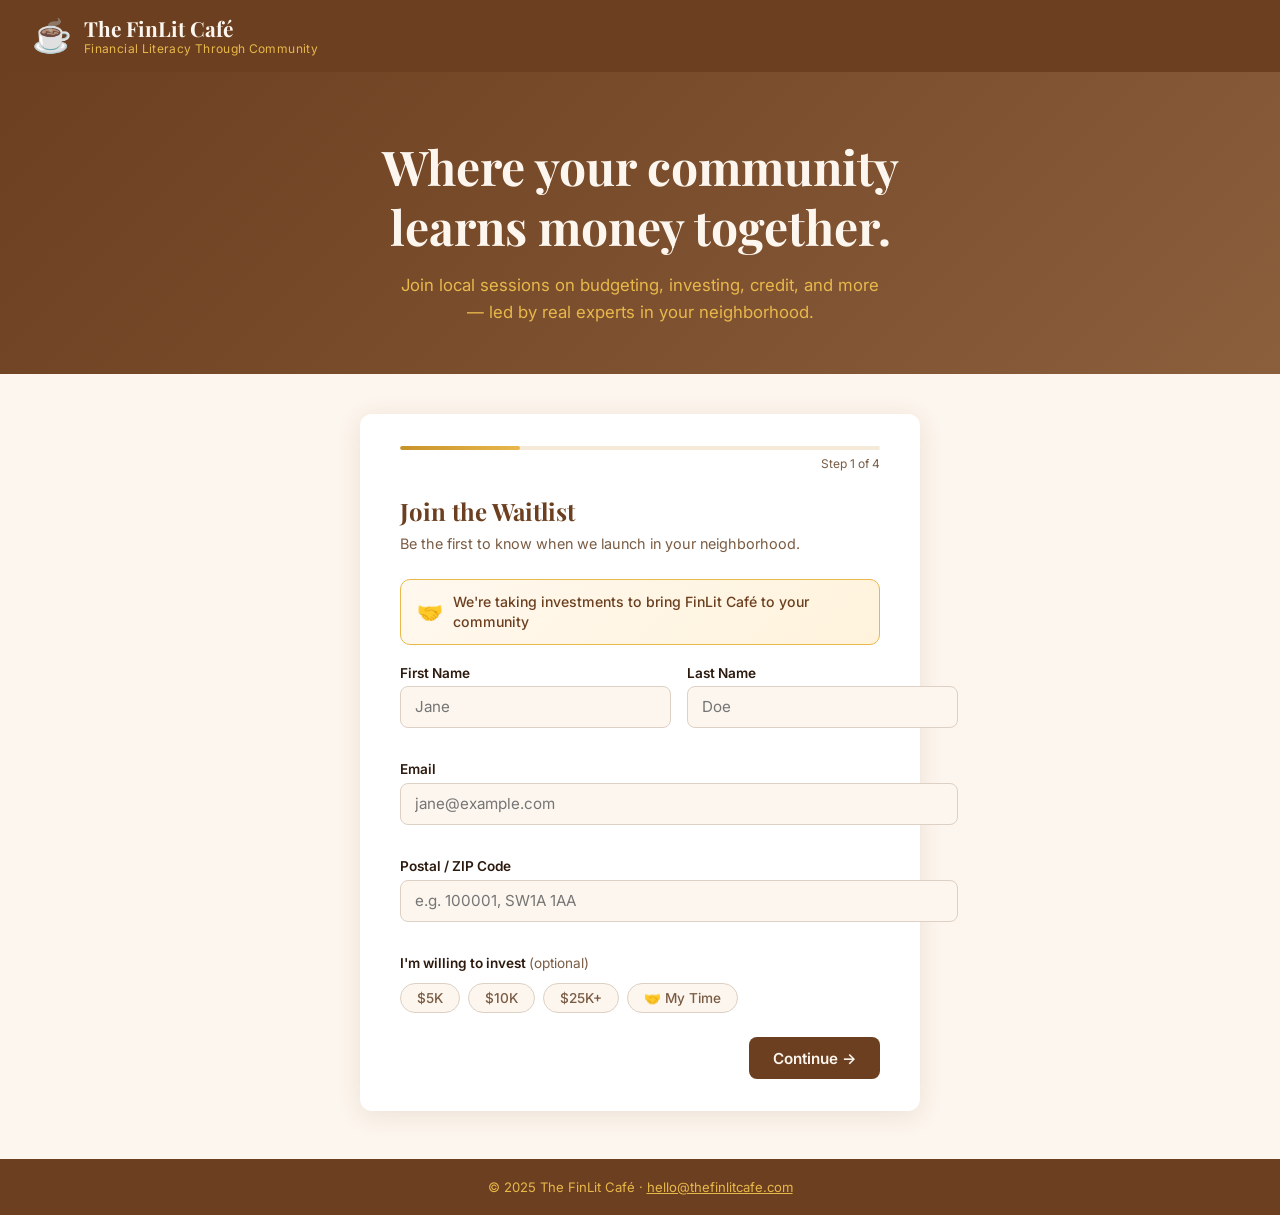
<file: index.html>
<!DOCTYPE html>
<html lang="en">
<head>
  <meta charset="UTF-8" />
  <meta name="viewport" content="width=device-width, initial-scale=1.0" />
  <title>The FinLit Café — Financial Literacy Through Community</title>
  <link rel="stylesheet" href="style.css" />
  <link rel="preconnect" href="https://fonts.googleapis.com" />
  <link href="https://fonts.googleapis.com/css2?family=Playfair+Display:wght@600;700&family=Inter:wght@400;500;600&display=swap" rel="stylesheet" />
</head>
<body>

  <!-- ── Header ── -->
  <header class="site-header">
    <div class="logo">
      <span class="logo-icon">☕</span>
      <div>
        <div class="logo-name">The FinLit Café</div>
        <div class="logo-tagline">Financial Literacy Through Community</div>
      </div>
    </div>
  </header>

  <!-- ── Hero ── -->
  <section class="hero">
    <div class="hero-content">
      <h1>Where your community<br/>learns money together.</h1>
      <p class="hero-sub">Join local sessions on budgeting, investing, credit, and more — led by real experts in your neighborhood.</p>
    </div>
  </section>

  <!-- ── Multi-step Form ── -->
  <section class="form-section">
    <div class="form-card" id="formCard">

      <!-- Progress bar -->
      <div class="progress-bar">
        <div class="progress-fill" id="progressFill"></div>
      </div>
      <div class="step-label" id="stepLabel">Step 1 of 4</div>

      <!-- Step 1: Basic Info -->
      <div class="step active" id="step1">
        <h2>Join the Waitlist</h2>
        <p class="step-sub">Be the first to know when we launch in your neighborhood.</p>

        <!-- Investment banner -->
        <div class="invest-banner">
          <span class="invest-banner-icon">🤝</span>
          <span>We're taking investments to bring FinLit Café to your community</span>
        </div>

        <div class="form-grid">
          <div class="field">
            <label for="firstName">First Name</label>
            <input type="text" id="firstName" placeholder="Jane" autocomplete="given-name" />
            <span class="field-error" id="firstNameErr"></span>
          </div>
          <div class="field">
            <label for="lastName">Last Name</label>
            <input type="text" id="lastName" placeholder="Doe" autocomplete="family-name" />
            <span class="field-error" id="lastNameErr"></span>
          </div>
          <div class="field full">
            <label for="email">Email</label>
            <input type="email" id="email" placeholder="jane@example.com" autocomplete="email" />
            <span class="field-error" id="emailErr"></span>
          </div>
          <div class="field full">
            <label for="zip">Postal / ZIP Code</label>
            <input type="text" id="zip" placeholder="e.g. 100001, SW1A 1AA" maxlength="12" autocomplete="postal-code" />
            <span class="field-error" id="zipErr"></span>
          </div>
          <div class="field full">
            <label>I'm willing to invest <span style="font-weight:400;color:var(--text-muted)">(optional)</span></label>
            <div class="pledge-grid">
              <label class="pledge-chip"><input type="radio" name="pledge" value="$5K" /><span>$5K</span></label>
              <label class="pledge-chip"><input type="radio" name="pledge" value="$10K" /><span>$10K</span></label>
              <label class="pledge-chip"><input type="radio" name="pledge" value="$25K+" /><span>$25K+</span></label>
              <label class="pledge-chip"><input type="radio" name="pledge" value="My Time" /><span>🤝 My Time</span></label>
            </div>
          </div>
        </div>
        <div class="btn-row">
          <button class="btn-primary" onclick="goStep(2)">Continue →</button>
        </div>
      </div>

      <!-- Step 2: Role -->
      <div class="step" id="step2">
        <h2>How will you participate?</h2>
        <p class="step-sub">Select your role in the FinLit Café community.</p>
        <div class="role-grid">
          <div class="role-card" data-role="Learner" onclick="selectRole(this)">
            <span class="role-icon">📚</span>
            <div class="role-name">Learner</div>
            <div class="role-desc">Attend sessions, build financial knowledge</div>
          </div>
          <div class="role-card" data-role="Expert" onclick="selectRole(this)">
            <span class="role-icon">🎓</span>
            <div class="role-name">Expert</div>
            <div class="role-desc">Host sessions, share your expertise</div>
          </div>
          <div class="role-card" data-role="Both" onclick="selectRole(this)">
            <span class="role-icon">🤝</span>
            <div class="role-name">Both</div>
            <div class="role-desc">Learn and teach in the community</div>
          </div>
        </div>
        <span class="field-error" id="roleErr"></span>
        <div class="btn-row">
          <button class="btn-secondary" onclick="goStep(1)">← Back</button>
          <button class="btn-primary" onclick="goStep(3)">Continue →</button>
        </div>
      </div>

      <!-- Step 3: Topics -->
      <div class="step" id="step3">
        <h2>What interests you?</h2>
        <p class="step-sub">Select topics you want to learn or teach. ⭐ = Suggested for your area.</p>
        <div class="topics-grid">
          <label class="topic-chip"><input type="checkbox" value="Credit Building" /><span>Credit Building</span></label>
          <label class="topic-chip"><input type="checkbox" value="Budgeting" /><span>Budgeting</span></label>
          <label class="topic-chip"><input type="checkbox" value="Debt Management" /><span>Debt Management</span></label>
          <label class="topic-chip"><input type="checkbox" value="Investing 101" /><span>Investing 101 ⭐</span></label>
          <label class="topic-chip"><input type="checkbox" value="Saving" /><span>Saving</span></label>
          <label class="topic-chip"><input type="checkbox" value="Home Buying" /><span>Home Buying ⭐</span></label>
          <label class="topic-chip"><input type="checkbox" value="Taxes" /><span>Taxes</span></label>
          <label class="topic-chip"><input type="checkbox" value="Retirement" /><span>Retirement</span></label>
          <label class="topic-chip"><input type="checkbox" value="Student Loans" /><span>Student Loans</span></label>
          <label class="topic-chip"><input type="checkbox" value="Insurance" /><span>Insurance</span></label>
          <label class="topic-chip"><input type="checkbox" value="Small Business" /><span>Small Business</span></label>
          <label class="topic-chip"><input type="checkbox" value="Banking Basics" /><span>Banking Basics</span></label>
          <label class="topic-chip"><input type="checkbox" value="Crypto & Digital" /><span>Crypto & Digital</span></label>
          <label class="topic-chip"><input type="checkbox" value="Career & Income" /><span>Career & Income</span></label>
        </div>
        <span class="field-error" id="topicsErr"></span>
        <div class="btn-row">
          <button class="btn-secondary" onclick="goStep(2)">← Back</button>
          <button class="btn-primary" onclick="goStep(4)">Continue →</button>
        </div>
      </div>

      <!-- Step 4: Review -->
      <div class="step" id="step4">
        <h2>You're all set!</h2>
        <p class="step-sub">Here's your FinLit Café profile.</p>
        <div class="review-card">
          <div class="review-avatar" id="reviewAvatar"></div>
          <div class="review-name" id="reviewName"></div>
          <div class="review-role" id="reviewRole"></div>
          <div class="review-topics" id="reviewTopics"></div>
          <div id="reviewPledge" style="margin-top:0.6rem;background:var(--cream-dark);border-radius:999px;padding:0.25rem 0.85rem;font-size:0.8rem;color:var(--brown);font-weight:600;display:none;"></div>
        </div>
        <div class="btn-row">
          <button class="btn-secondary" onclick="goStep(3)">← Back</button>
          <button class="btn-primary btn-submit" id="submitBtn" onclick="submitForm()">
            <span id="submitText">Join the Waitlist 🎉</span>
            <span id="submitSpinner" class="spinner hidden"></span>
          </button>
        </div>
        <p class="submit-error hidden" id="submitError">Something went wrong. Please try again.</p>
      </div>

      <!-- Step 5: Success -->
      <div class="step" id="step5">
        <div class="success-content">
          <div class="success-icon">🎉</div>
          <h2>Welcome to FinLit Café!</h2>
          <p>You're on the list. We'll reach out when we launch in your area.</p>
          <p class="success-follow">Follow us for updates: <strong>@thefinlitcafe</strong></p>
        </div>
      </div>

    </div>
  </section>

  <!-- ── Footer ── -->
  <footer class="site-footer">
    <p>© 2025 The FinLit Café · <a href="mailto:hello@thefinlitcafe.com">hello@thefinlitcafe.com</a></p>
  </footer>

  <script src="app.js"></script>
</body>
</html>
</file>
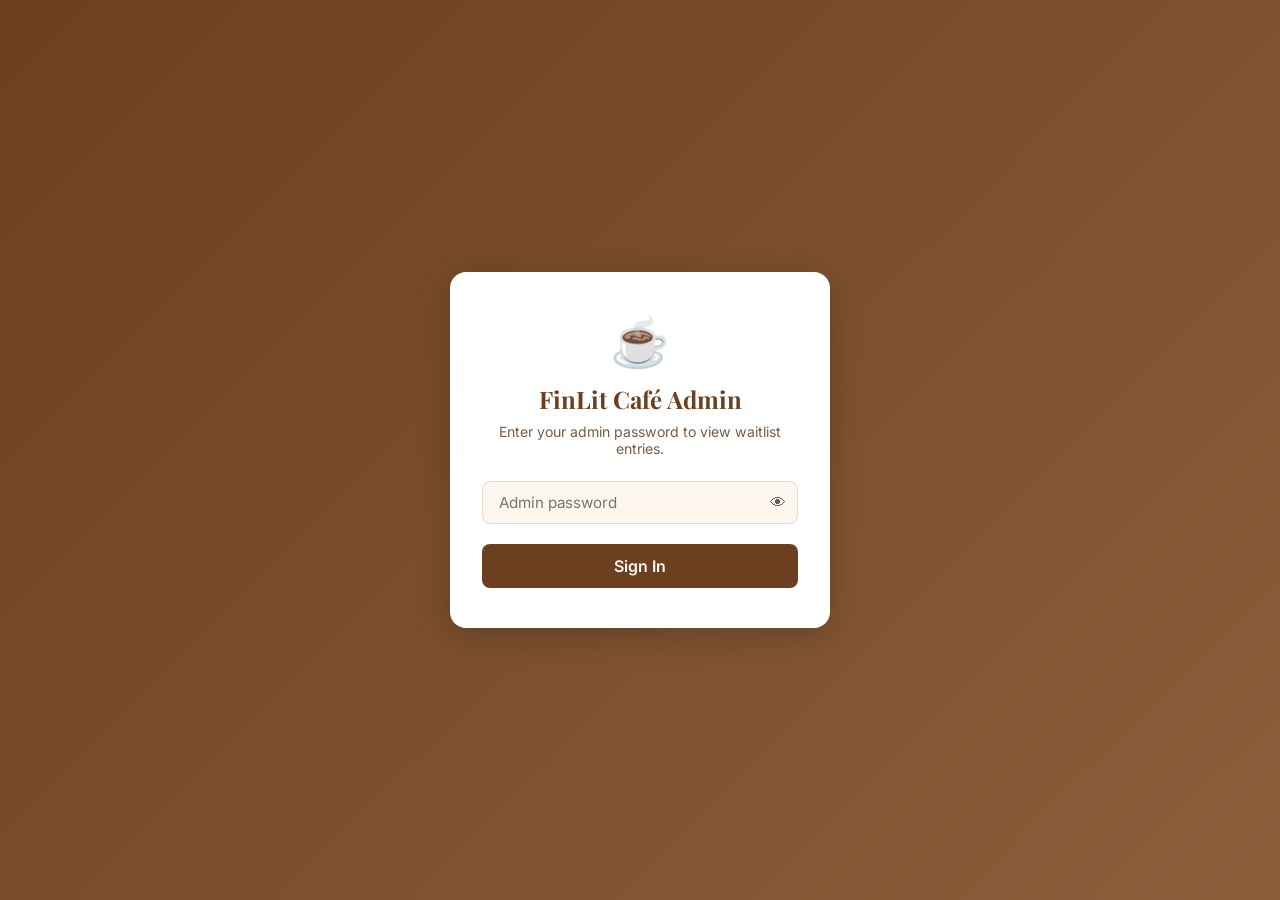
<file: admin/index.html>
<!DOCTYPE html>
<html lang="en">
<head>
  <meta charset="UTF-8" />
  <meta name="viewport" content="width=device-width, initial-scale=1.0" />
  <title>FinLit Café — Admin</title>
  <link rel="preconnect" href="https://fonts.googleapis.com" />
  <link href="https://fonts.googleapis.com/css2?family=Playfair+Display:wght@600;700&family=Inter:wght@400;500;600&display=swap" rel="stylesheet" />
  <link rel="stylesheet" href="/admin/admin.css" />
</head>
<body>

  <!-- Login screen -->
  <div id="loginScreen" class="login-screen">
    <div class="login-card">
      <div class="login-logo">☕</div>
      <h1>FinLit Café Admin</h1>
      <p>Enter your admin password to view waitlist entries.</p>
      <div class="pw-wrap">
        <input type="password" id="passwordInput" placeholder="Admin password" autocomplete="current-password" />
        <button class="pw-toggle" id="pwToggle" type="button" aria-label="Show password" onclick="togglePw()">👁</button>
      </div>
      <div class="login-error" id="loginError">⚠ Incorrect password. Please try again.</div>
      <button class="btn-login" id="loginBtn" onclick="login()">Sign In</button>
    </div>
  </div>

  <!-- Dashboard -->
  <div id="dashboard" class="hidden">

    <header class="admin-header">
      <div class="admin-logo">
        <span>☕</span>
        <span>FinLit Café — Waitlist Admin</span>
      </div>
      <div class="header-actions">
        <button class="btn-export" onclick="exportCSV()">⬇ Export CSV</button>
        <button class="btn-logout" onclick="logout()">Sign Out</button>
      </div>
    </header>

    <main class="admin-main">

      <!-- Stats -->
      <div class="stats-row" id="statsRow">
        <div class="stat-card"><div class="stat-num" id="statTotal">—</div><div class="stat-label">Total Signups</div></div>
        <div class="stat-card"><div class="stat-num" id="statLearners">—</div><div class="stat-label">Learners</div></div>
        <div class="stat-card"><div class="stat-num" id="statExperts">—</div><div class="stat-label">Experts</div></div>
        <div class="stat-card"><div class="stat-num" id="statBoth">—</div><div class="stat-label">Both</div></div>
      </div>

      <!-- Filters -->
      <div class="filters-row">
        <input type="text" id="searchInput" placeholder="Search name, email, ZIP…" oninput="renderTable()" />
        <select id="roleFilter" onchange="renderTable()">
          <option value="">All Roles</option>
          <option value="Learner">Learner</option>
          <option value="Expert">Expert</option>
          <option value="Both">Both</option>
        </select>
      </div>

      <!-- Table -->
      <div class="table-wrap">
        <table id="entriesTable">
          <thead>
            <tr>
              <th onclick="sortBy('created_at')"># <span class="sort-icon">↕</span></th>
              <th onclick="sortBy('first_name')">Name <span class="sort-icon">↕</span></th>
              <th onclick="sortBy('email')">Email <span class="sort-icon">↕</span></th>
              <th onclick="sortBy('zip_code')">ZIP</th>
              <th onclick="sortBy('role')">Role <span class="sort-icon">↕</span></th>
              <th>Topics</th>
              <th onclick="sortBy('pledge')">Pledge <span class="sort-icon">↕</span></th>
              <th onclick="sortBy('created_at')">Signed Up <span class="sort-icon">↕</span></th>
            </tr>
          </thead>
          <tbody id="tableBody">
            <tr><td colspan="7" class="loading-row">Loading…</td></tr>
          </tbody>
        </table>
      </div>

      <div class="table-footer">
        <span id="tableCount"></span>
      </div>

    </main>
  </div>

  <script src="/admin/admin.js"></script>
</body>
</html>
</file>
<file: style.css>
/* ── Reset & Base ── */
*, *::before, *::after { box-sizing: border-box; margin: 0; padding: 0; }

:root {
  --brown:       #6B3F1F;
  --brown-light: #8B5E3C;
  --cream:       #FDF6EE;
  --cream-dark:  #F5EAD8;
  --gold:        #C8922A;
  --gold-light:  #E8B84B;
  --text:        #2C1A0E;
  --text-muted:  #7A5C44;
  --white:       #FFFFFF;
  --error:       #C0392B;
  --success:     #27AE60;
  --radius:      12px;
  --shadow:      0 4px 24px rgba(107,63,31,0.12);
}

html { scroll-behavior: smooth; }

body {
  font-family: 'Inter', sans-serif;
  background: var(--cream);
  color: var(--text);
  min-height: 100vh;
  display: flex;
  flex-direction: column;
}

/* ── Header ── */
.site-header {
  background: var(--brown);
  padding: 1rem 2rem;
  display: flex;
  align-items: center;
}

.logo {
  display: flex;
  align-items: center;
  gap: 0.75rem;
}

.logo-icon { font-size: 2rem; }

.logo-name {
  font-family: 'Playfair Display', serif;
  font-size: 1.3rem;
  color: var(--cream);
  font-weight: 700;
  line-height: 1.2;
}

.logo-tagline {
  font-size: 0.75rem;
  color: var(--gold-light);
  letter-spacing: 0.03em;
}

/* ── Hero ── */
.hero {
  background: linear-gradient(135deg, var(--brown) 0%, var(--brown-light) 100%);
  padding: 4rem 2rem 3rem;
  text-align: center;
}

.hero-content { max-width: 640px; margin: 0 auto; }

.hero h1 {
  font-family: 'Playfair Display', serif;
  font-size: clamp(2rem, 5vw, 3rem);
  color: var(--cream);
  line-height: 1.25;
  margin-bottom: 1rem;
}

.hero-sub {
  font-size: 1.05rem;
  color: var(--gold-light);
  line-height: 1.6;
  max-width: 480px;
  margin: 0 auto;
}

/* ── Form Section ── */
.form-section {
  flex: 1;
  display: flex;
  justify-content: center;
  padding: 2.5rem 1rem 3rem;
}

.form-card {
  background: var(--white);
  border-radius: var(--radius);
  box-shadow: var(--shadow);
  width: 100%;
  max-width: 560px;
  padding: 2rem 2.5rem;
  position: relative;
}

/* ── Progress ── */
.progress-bar {
  height: 4px;
  background: var(--cream-dark);
  border-radius: 99px;
  margin-bottom: 0.4rem;
  overflow: hidden;
}

.progress-fill {
  height: 100%;
  background: linear-gradient(90deg, var(--gold), var(--gold-light));
  border-radius: 99px;
  transition: width 0.4s ease;
  width: 25%;
}

.step-label {
  font-size: 0.75rem;
  color: var(--text-muted);
  margin-bottom: 1.5rem;
  text-align: right;
}

/* ── Steps ── */
.step { display: none; }
.step.active { display: block; }

.step h2 {
  font-family: 'Playfair Display', serif;
  font-size: 1.5rem;
  color: var(--brown);
  margin-bottom: 0.4rem;
}

.step-sub {
  font-size: 0.9rem;
  color: var(--text-muted);
  margin-bottom: 1.5rem;
  line-height: 1.5;
}

/* ── Form Fields ── */
.form-grid {
  display: grid;
  grid-template-columns: 1fr 1fr;
  gap: 1rem;
  margin-bottom: 1.5rem;
}

.field { display: flex; flex-direction: column; gap: 0.35rem; }
.field.full { grid-column: 1 / -1; }

label {
  font-size: 0.85rem;
  font-weight: 600;
  color: var(--text);
}

input[type="text"],
input[type="email"] {
  padding: 0.65rem 0.9rem;
  border: 1.5px solid #DDD0C4;
  border-radius: 8px;
  font-size: 0.95rem;
  font-family: 'Inter', sans-serif;
  color: var(--text);
  background: var(--cream);
  transition: border-color 0.2s;
  outline: none;
}

input:focus { border-color: var(--gold); background: var(--white); }
input.invalid { border-color: var(--error); }

.field-error {
  font-size: 0.75rem;
  color: var(--error);
  min-height: 1em;
}

/* ── Investment Banner ── */
.invest-banner {
  display: flex;
  align-items: center;
  gap: 0.65rem;
  background: linear-gradient(135deg, #FFF8EE 0%, #FFF3DC 100%);
  border: 1.5px solid var(--gold-light);
  border-radius: 10px;
  padding: 0.75rem 1rem;
  margin-bottom: 1.25rem;
  font-size: 0.88rem;
  color: var(--brown);
  font-weight: 500;
  line-height: 1.4;
}

.invest-banner-icon {
  font-size: 1.3rem;
  flex-shrink: 0;
}

/* ── Pledge ── */
.pledge-grid {
  display: flex;
  flex-wrap: wrap;
  gap: 0.5rem;
  margin-top: 0.35rem;
}

.pledge-chip {
  display: flex;
  align-items: center;
  cursor: pointer;
}

.pledge-chip input[type="radio"] { display: none; }

.pledge-chip span {
  padding: 0.4rem 1rem;
  border: 1.5px solid #DDD0C4;
  border-radius: 999px;
  font-size: 0.85rem;
  color: var(--text-muted);
  background: var(--cream);
  transition: all 0.2s;
  user-select: none;
  font-weight: 500;
}

.pledge-chip input:checked + span {
  border-color: var(--gold);
  background: #FFF8EE;
  color: var(--brown);
  font-weight: 700;
}

.pledge-chip:hover span { border-color: var(--gold-light); }

/* ── Role Cards ── */
.role-grid {
  display: grid;
  grid-template-columns: repeat(3, 1fr);
  gap: 0.75rem;
  margin-bottom: 1rem;
}

.role-card {
  border: 2px solid #DDD0C4;
  border-radius: var(--radius);
  padding: 1.25rem 0.75rem;
  text-align: center;
  cursor: pointer;
  transition: border-color 0.2s, background 0.2s, transform 0.15s;
  user-select: none;
}

.role-card:hover { border-color: var(--gold-light); transform: translateY(-2px); }
.role-card.selected { border-color: var(--gold); background: #FFF8EE; }

.role-icon { font-size: 1.8rem; display: block; margin-bottom: 0.5rem; }
.role-name { font-weight: 600; font-size: 0.95rem; color: var(--brown); margin-bottom: 0.25rem; }
.role-desc { font-size: 0.78rem; color: var(--text-muted); line-height: 1.4; }

/* ── Topics ── */
.topics-grid {
  display: flex;
  flex-wrap: wrap;
  gap: 0.5rem;
  margin-bottom: 1rem;
}

.topic-chip {
  display: flex;
  align-items: center;
  gap: 0.4rem;
  cursor: pointer;
}

.topic-chip input[type="checkbox"] { display: none; }

.topic-chip span {
  padding: 0.4rem 0.85rem;
  border: 1.5px solid #DDD0C4;
  border-radius: 999px;
  font-size: 0.82rem;
  color: var(--text-muted);
  background: var(--cream);
  transition: all 0.2s;
  user-select: none;
}

.topic-chip input:checked + span {
  border-color: var(--gold);
  background: #FFF8EE;
  color: var(--brown);
  font-weight: 600;
}

.topic-chip:hover span { border-color: var(--gold-light); }

/* ── Review Card ── */
.review-card {
  background: var(--cream);
  border-radius: var(--radius);
  padding: 1.5rem;
  text-align: center;
  margin-bottom: 1.5rem;
}

.review-avatar {
  width: 56px;
  height: 56px;
  border-radius: 50%;
  background: var(--brown);
  color: var(--cream);
  font-family: 'Playfair Display', serif;
  font-size: 1.3rem;
  font-weight: 700;
  display: flex;
  align-items: center;
  justify-content: center;
  margin: 0 auto 0.75rem;
}

.review-name {
  font-family: 'Playfair Display', serif;
  font-size: 1.2rem;
  color: var(--brown);
  font-weight: 700;
  margin-bottom: 0.25rem;
}

.review-role {
  font-size: 0.85rem;
  color: var(--text-muted);
  margin-bottom: 0.75rem;
}

.review-topics {
  display: flex;
  flex-wrap: wrap;
  gap: 0.4rem;
  justify-content: center;
}

.review-topics .tag {
  background: var(--cream-dark);
  border-radius: 999px;
  padding: 0.25rem 0.65rem;
  font-size: 0.75rem;
  color: var(--brown);
}

/* ── Buttons ── */
.btn-row {
  display: flex;
  gap: 0.75rem;
  justify-content: flex-end;
  margin-top: 0.5rem;
}

.btn-primary, .btn-secondary {
  padding: 0.7rem 1.5rem;
  border-radius: 8px;
  font-size: 0.95rem;
  font-weight: 600;
  font-family: 'Inter', sans-serif;
  cursor: pointer;
  border: none;
  transition: opacity 0.2s, transform 0.15s;
}

.btn-primary {
  background: var(--brown);
  color: var(--cream);
}

.btn-primary:hover { background: var(--brown-light); transform: translateY(-1px); }
.btn-primary:disabled { opacity: 0.6; cursor: not-allowed; transform: none; }

.btn-secondary {
  background: transparent;
  color: var(--text-muted);
  border: 1.5px solid #DDD0C4;
}

.btn-secondary:hover { border-color: var(--gold-light); color: var(--brown); }

.btn-submit { min-width: 180px; display: flex; align-items: center; justify-content: center; gap: 0.5rem; }

/* ── Spinner ── */
.spinner {
  width: 16px;
  height: 16px;
  border: 2px solid rgba(255,255,255,0.4);
  border-top-color: white;
  border-radius: 50%;
  animation: spin 0.7s linear infinite;
}

@keyframes spin { to { transform: rotate(360deg); } }

.hidden { display: none !important; }

/* ── Submit error ── */
.submit-error {
  color: var(--error);
  font-size: 0.82rem;
  text-align: center;
  margin-top: 0.75rem;
}

/* ── Success ── */
.success-content {
  text-align: center;
  padding: 1rem 0;
}

.success-icon { font-size: 3rem; margin-bottom: 1rem; }

.success-content h2 {
  font-family: 'Playfair Display', serif;
  font-size: 1.6rem;
  color: var(--brown);
  margin-bottom: 0.75rem;
}

.success-content p {
  color: var(--text-muted);
  font-size: 0.95rem;
  line-height: 1.6;
  margin-bottom: 0.5rem;
}

.success-follow { font-size: 0.9rem; }

/* ── Footer ── */
.site-footer {
  background: var(--brown);
  color: var(--gold-light);
  text-align: center;
  padding: 1.25rem;
  font-size: 0.82rem;
}

.site-footer a { color: var(--gold-light); text-decoration: underline; }

/* ── Responsive ── */
@media (max-width: 540px) {
  .form-card { padding: 1.5rem 1.25rem; }
  .form-grid { grid-template-columns: 1fr; }
  .role-grid { grid-template-columns: 1fr; }
  .hero { padding: 2.5rem 1.25rem 2rem; }
}
</file>
<file: admin/admin.css>
*, *::before, *::after { box-sizing: border-box; margin: 0; padding: 0; }

:root {
  --brown:       #6B3F1F;
  --brown-light: #8B5E3C;
  --cream:       #FDF6EE;
  --gold:        #C8922A;
  --gold-light:  #E8B84B;
  --text:        #2C1A0E;
  --text-muted:  #7A5C44;
  --white:       #FFFFFF;
  --error:       #C0392B;
  --border:      #E8D8C8;
}

body {
  font-family: 'Inter', sans-serif;
  background: var(--cream);
  color: var(--text);
  min-height: 100vh;
}

.hidden { display: none !important; }

/* ── Login ── */
.login-screen {
  min-height: 100vh;
  display: flex;
  align-items: center;
  justify-content: center;
  background: linear-gradient(135deg, var(--brown) 0%, var(--brown-light) 100%);
}

.login-card {
  background: var(--white);
  border-radius: 16px;
  padding: 2.5rem 2rem;
  width: 100%;
  max-width: 380px;
  text-align: center;
  box-shadow: 0 8px 32px rgba(0,0,0,0.2);
}

.login-logo { font-size: 3rem; margin-bottom: 0.75rem; }

.login-card h1 {
  font-family: 'Playfair Display', serif;
  font-size: 1.5rem;
  color: var(--brown);
  margin-bottom: 0.5rem;
}

.login-card p { font-size: 0.88rem; color: var(--text-muted); margin-bottom: 1.5rem; }

.login-card input {
  width: 100%;
  padding: 0.7rem 1rem;
  border: 1.5px solid var(--border);
  border-radius: 8px;
  font-size: 0.95rem;
  font-family: 'Inter', sans-serif;
  outline: none;
  margin-bottom: 0.5rem;
  background: var(--cream);
}

.login-card input:focus { border-color: var(--gold); }

/* hidden by default — JS removes .hidden on wrong password */
.login-error {
  display: none;
  color: var(--error);
  font-size: 0.82rem;
  margin-bottom: 0.75rem;
  background: #FFF0EE;
  border: 1px solid #F5C6C0;
  border-radius: 6px;
  padding: 0.5rem 0.75rem;
}
.login-error.visible { display: block; }

.btn-login {
  width: 100%;
  padding: 0.75rem;
  background: var(--brown);
  color: var(--cream);
  border: none;
  border-radius: 8px;
  font-size: 1rem;
  font-weight: 600;
  font-family: 'Inter', sans-serif;
  cursor: pointer;
  margin-top: 0.5rem;
  transition: background 0.2s;
}

.btn-login:hover { background: var(--brown-light); }

/* Shake animation on wrong password */
@keyframes shake {
  0%, 100% { transform: translateX(0); }
  20%       { transform: translateX(-8px); }
  40%       { transform: translateX(8px); }
  60%       { transform: translateX(-5px); }
  80%       { transform: translateX(5px); }
}
.login-card.shake { animation: shake 0.4s ease; }

/* Password field wrapper for show/hide toggle */
.pw-wrap {
  position: relative;
  margin-bottom: 0.75rem;
}
.pw-wrap input {
  width: 100%;
  margin-bottom: 0;
  padding-right: 2.75rem;
}
.pw-toggle {
  position: absolute;
  right: 0.75rem;
  top: 50%;
  transform: translateY(-50%);
  background: none;
  border: none;
  cursor: pointer;
  font-size: 1rem;
  color: var(--text-muted);
  padding: 0;
  line-height: 1;
}
.pw-toggle:hover { color: var(--brown); }

/* ── Admin Header ── */
.admin-header {
  background: var(--brown);
  padding: 1rem 2rem;
  display: flex;
  align-items: center;
  justify-content: space-between;
  gap: 1rem;
}

.admin-logo {
  display: flex;
  align-items: center;
  gap: 0.6rem;
  font-family: 'Playfair Display', serif;
  font-size: 1.1rem;
  color: var(--cream);
}

.header-actions { display: flex; gap: 0.75rem; }

.btn-export, .btn-logout {
  padding: 0.5rem 1rem;
  border-radius: 6px;
  font-size: 0.85rem;
  font-weight: 600;
  font-family: 'Inter', sans-serif;
  cursor: pointer;
  border: none;
  transition: opacity 0.2s;
}

.btn-export { background: var(--gold); color: var(--text); }
.btn-logout  { background: transparent; color: var(--gold-light); border: 1px solid var(--gold-light); }
.btn-export:hover, .btn-logout:hover { opacity: 0.8; }

/* ── Main ── */
.admin-main { padding: 2rem; max-width: 1200px; margin: 0 auto; }

/* ── Stats ── */
.stats-row {
  display: grid;
  grid-template-columns: repeat(4, 1fr);
  gap: 1rem;
  margin-bottom: 1.5rem;
}

.stat-card {
  background: var(--white);
  border-radius: 12px;
  padding: 1.25rem 1rem;
  text-align: center;
  box-shadow: 0 2px 8px rgba(107,63,31,0.08);
}

.stat-num {
  font-family: 'Playfair Display', serif;
  font-size: 2rem;
  color: var(--brown);
  font-weight: 700;
}

.stat-label { font-size: 0.8rem; color: var(--text-muted); margin-top: 0.25rem; }

/* ── Filters ── */
.filters-row {
  display: flex;
  gap: 0.75rem;
  margin-bottom: 1rem;
  flex-wrap: wrap;
}

.filters-row input, .filters-row select {
  padding: 0.6rem 0.9rem;
  border: 1.5px solid var(--border);
  border-radius: 8px;
  font-size: 0.9rem;
  font-family: 'Inter', sans-serif;
  background: var(--white);
  outline: none;
  color: var(--text);
}

.filters-row input { flex: 1; min-width: 200px; }
.filters-row input:focus, .filters-row select:focus { border-color: var(--gold); }

/* ── Table ── */
.table-wrap {
  background: var(--white);
  border-radius: 12px;
  overflow: auto;
  box-shadow: 0 2px 8px rgba(107,63,31,0.08);
}

table {
  width: 100%;
  border-collapse: collapse;
  font-size: 0.88rem;
}

thead { background: var(--cream); }

th {
  padding: 0.85rem 1rem;
  text-align: left;
  font-weight: 600;
  color: var(--text-muted);
  font-size: 0.8rem;
  text-transform: uppercase;
  letter-spacing: 0.04em;
  cursor: pointer;
  white-space: nowrap;
  border-bottom: 1px solid var(--border);
  user-select: none;
}

th:hover { color: var(--brown); }

td {
  padding: 0.8rem 1rem;
  border-bottom: 1px solid var(--border);
  vertical-align: top;
  color: var(--text);
}

tr:last-child td { border-bottom: none; }
tr:hover td { background: #FFFAF4; }

.loading-row { text-align: center; color: var(--text-muted); padding: 2rem !important; }

.role-badge {
  display: inline-block;
  padding: 0.2rem 0.6rem;
  border-radius: 999px;
  font-size: 0.75rem;
  font-weight: 600;
}

.role-Learner  { background: #EAF4FF; color: #1A6FA8; }
.role-Expert   { background: #EAF7EE; color: #1A7A3C; }
.role-Both     { background: #FFF3E0; color: #B45309; }

.pledge-badge {
  display: inline-block;
  padding: 0.2rem 0.6rem;
  border-radius: 999px;
  font-size: 0.75rem;
  font-weight: 600;
  background: #FFF8EE;
  color: var(--brown);
  border: 1px solid #E8D0A0;
}

.topics-cell { display: flex; flex-wrap: wrap; gap: 0.3rem; }
.topic-tag {
  background: var(--cream);
  border: 1px solid var(--border);
  border-radius: 999px;
  padding: 0.15rem 0.5rem;
  font-size: 0.72rem;
  color: var(--text-muted);
}

.table-footer {
  margin-top: 0.75rem;
  font-size: 0.82rem;
  color: var(--text-muted);
  text-align: right;
}

.sort-icon { opacity: 0.4; font-size: 0.75rem; }

@media (max-width: 700px) {
  .stats-row { grid-template-columns: 1fr 1fr; }
  .admin-main { padding: 1rem; }
}
</file>
